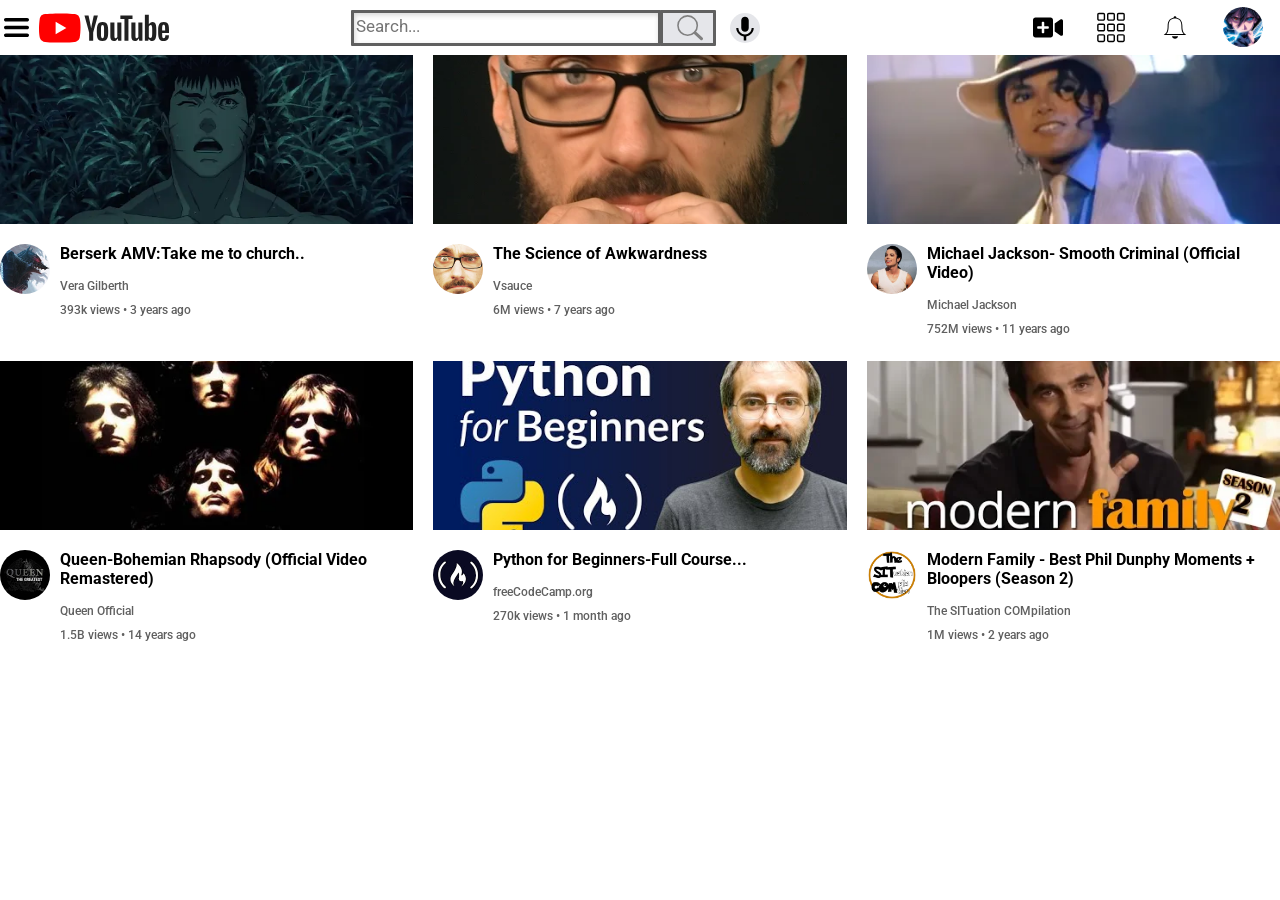
<file: index.html>
<!DOCTYPE html>
<html lang="en">
<head>
  <meta charset="UTF-8">
  <meta http-equiv="X-UA-Compatible" content="IE=Edge">
  <meta name="viewport" content="width=device-width, initial-scale=1">

  <title>HTML</title>
  
  <!-- HTML -->
  

  <!-- Custom Styles -->
  <link rel="stylesheet" href="ytcss.css">
  <link rel="stylesheet" href="header/top.css">
</head>

<body><div class="header">
  <div class="first">
    <img class="menu" src="header/three-horizontal-lines-icon.svg">
    <img class="ytlogo" src="header/youtube-logo-icon.svg">
  </div>
  <div class="middle">
  <input class="search-bar" type="text" placeholder="Search...">
  <img class="search-icon" src="header/search-icon-new.svg">
  <img class="mic-icon" src="header/352475_mic_microphone_icon.svg">
  </div>
  <div class="end">
    <img  class="video-upload" src="header/video-plus.svg">
    <img class="menu-grid" src="header/menu_grid_icon.svg">
    <img class="bell" src="header/bell_icon.svg">
    <img class="mypfp" src="header/channels4_profile.jpg">
  </div></div>
  <div class="video-grid">
  <div class="preview">
  <div class="thumbnail-row">
    <img class="thumbnail" src="berserkamvt.webp"></div>
    <div class="info-grid">
      <div class="pfp"><img src="berserkl.jpg" class="channel-pfp"></div>
      <div class="video-info" ><p class="text1">Berserk AMV:Take me to church..</p>
      <p class="text2">Vera Gilberth</p>
      <p class="text2">393k views &#8226 3 years ago</p>
      </div>
      </div>
 </div>
  <div class="preview">
  <div class="thumbnail-row">
    <img class="thumbnail" src="vsaucet.webp"></div>
    <div class="info-grid">
      <div class="pfp"><img src="vsaucel.jpg" class="channel-pfp"></div>
      <div class="video-info" ><p class="text1">The Science of Awkwardness </p>
      <p class="text2">Vsauce</p>
      <p class="text2">6M views &#8226 7 years ago</p>
      </div>
      </div>
      
 </div>
    <div class="preview">
  <div class="thumbnail-row">
    <img class="thumbnail" src="mjt.webp"></div>
    <div class="info-grid">
      <div class="pfp"><img src="mjl.jpg" class="channel-pfp"></div>
      <div class="video-info" ><p class="text1">Michael Jackson- Smooth Criminal (Official Video)</p>
      <p class="text2">Michael Jackson</p>
      <p class="text2">752M views &#8226 11 years ago</p>
      </div>
      </div>
      
 </div>
  <div class="preview">
  <div class="thumbnail-row">
    <img class="thumbnail" src="queent.webp"></div>
    <div class="info-grid">
      <div class="pfp"><img src="queenl.jpg" class="channel-pfp"></div>
      <div class="video-info" ><p class="text1">Queen-Bohemian Rhapsody (Official Video Remastered)</p>
      <p class="text2">Queen Official</p>
      <p class="text2">1.5B views &#8226 14 years ago</p>
      </div>
      </div>
      
 </div>
  <div class="preview">
  <div class="thumbnail-row">
    <img class="thumbnail" src="fcct.jpg"></div>
    <div class="info-grid">
      <div class="pfp"><img src="fccl.jpg" class="channel-pfp"></div>
      <div class="video-info" ><p class="text1">Python for Beginners-Full Course... </p>
      <p class="text2">freeCodeCamp.org</p>
      <p class="text2">270k views &#8226 1 month ago</p>
      </div>
      </div>
      
 </div>
  <div class="preview">
  <div class="thumbnail-row">
    <img class="thumbnail" src="mft.webp"></div>
    <div class="info-grid">
      <div class="pfp"><img src="mfl.jpg" class="channel-pfp"></div>
      <div class="video-info" ><p class="text1">Modern Family - Best Phil Dunphy Moments + Bloopers (Season 2) </p>
      <p class="text2">The SITuation COMpilation</p>
      <p class="text2">1M views &#8226 2 years ago</p>
      </div>
      </div>
      
 </div>
  </div>
      
 </div>
</body>
</html>
</file>
<file: ytcss.css>
@import url('https://fonts.googleapis.com/css2?family=Roboto&display=swap');

body{
  margin:0;
}
.video-grid{
  display:grid;
  grid-template-columns: 1fr 1fr 1fr;
  column-gap: 20px;
  row-gap: 15px;
  }

/*.preview{
  display: inline-block;
  border:solid;
  width:300px;
  margin-right: 10px;
  
}*/
.thumbnail{
  display:block;
  margin-bottom:20px;
  height:169px;
  width:100%;
  object-fit:cover;
}

.info-grid{
  
  display: grid;
  grid-template-columns: 50px 1fr;
}

 .channel-pfp{
   width:50px;
   
   border-radius: 50px;
 }
p{
  margin-top:0;
  margin-left: 10px;
  vertical-align: top;
}
.video-info{
  
  
  font-family: 'Roboto', sans-serif;
  vertical-align: top;
  margin-top: 0px; 
  
  font-weight: bold;

 }
.text2{
  font-size: 12px;
  color:rgb(96,96,96);
  margin:10px;
  font-weight: 500;
  
font-family: 'Roboto', sans-serif;
}
</file>
<file: header/top.css>
.header{
  display:flex;
  flex-direction: row;
  height:55px;
  justify-content: space-between;

}

.first{
   display: flex;
   align-items: center;
   
 }
 .menu{
   width: 25px;
   margin-left: 4px;
   margin-right: 10px;
   }
   .ytlogo{
     width:130px;
     height:40px;
    }
.middle{
 
 flex: 1;
 max-width: 500px;
 display: flex;
 align-items: center;
  }
 .search-bar{
   width: 300px;
   height:28px;
   border-radius: 1px;
    border:solid;
  border-color: rgb(96,96, 96);
  box-shadow:inset 1px 2px 5px rgba(96, 96, 96, 0.25);
 }
.search-bar::placeholder {
  font-family: Roboto, arial;
  font-size: 17px;
  border-width:1px;
  margin:0;
  
}
.search-icon{
  height:30px;
  width: 30px;
  border:solid;
  border-color: rgb(96,96, 96);
  border-radius:1px;
  margin-left: -1.3px;
  padding-right: 10px;
  padding-left:10px;
  background-color:#E5E6EA;
 }
 .mic-icon{
   width:30px;
   margin-left: 14px;
   border:none;
   border-radius: 30px;
   
   background-color:#E5E6EA;
 }

.end{
 width: 230px;
  display:flex;
  justify-content: space-between;
  margin-right: 17px;
  flex-shrink: 0;
}
.video-upload{
  width:30px;
}
.menu-grid{
  width:30px;
}
.bell{
  width:30px;
 }
.mypfp{
  margin-top: 7px;
  border-radius: 30px;
  width:40px;
  height:40px;
}
</file>
